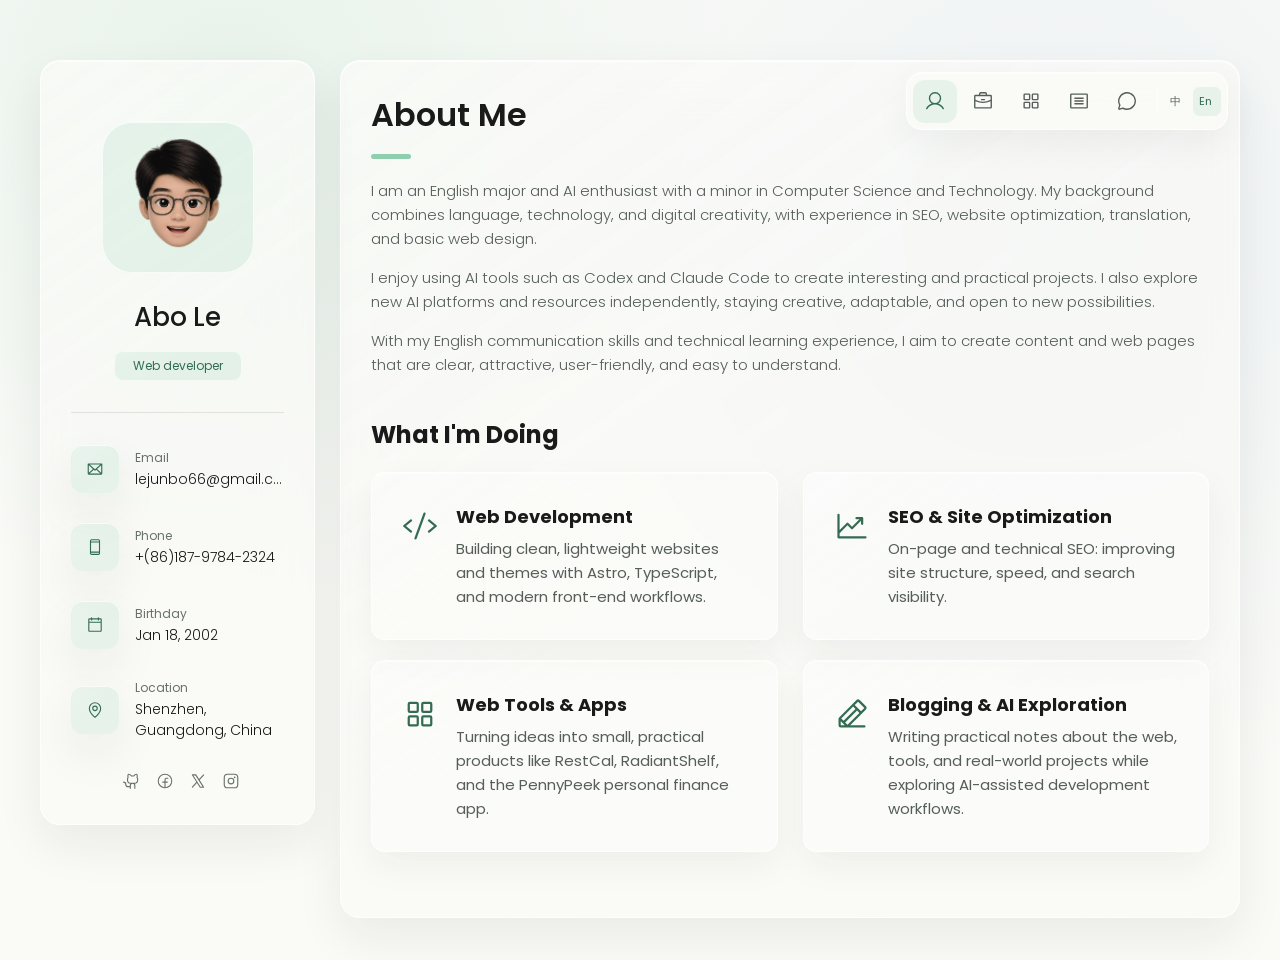
<file: index.html>
<!DOCTYPE html>
<html lang="en">

<head>
    <meta charset="UTF-8">
    <meta http-equiv="X-UA-Compatible" content="IE=edge">
    <meta name="viewport" content="width=device-width, initial-scale=1.0">
    <title>Abo Le | Web Developer</title>
    <meta name="description" content="Abo Le 的个人主页，展示 Web development、AI 工具、项目作品和技术博客。">
    <meta name="author" content="Abo Le">
    <meta name="theme-color" content="#fafaf7">
    <link rel="canonical" href="https://resume.abohack.com/">

    <meta property="og:type" content="website">
    <meta property="og:title" content="Abo Le | Web Developer">
    <meta property="og:description" content="Abo Le 的个人主页，展示 Web development、AI 工具、项目作品和技术博客。">
    <meta property="og:url" content="https://resume.abohack.com/">
    <meta property="og:image" content="https://resume.abohack.com/assets/images/my-avatar.png">

    <meta name="twitter:card" content="summary">
    <meta name="twitter:title" content="Abo Le | Web Developer">
    <meta name="twitter:description" content="Abo Le 的个人主页，展示 Web development、AI 工具、项目作品和技术博客。">
    <meta name="twitter:image" content="https://resume.abohack.com/assets/images/my-avatar.png">

    <!--
    - follow the system theme before first paint and when it changes
  -->
    <script>
        (function () {
            var preference = window.matchMedia("(prefers-color-scheme: dark)");
            function applySystemTheme() {
                var theme = preference.matches ? "dark" : "light";
                document.documentElement.setAttribute("data-theme", theme);
                document.querySelector('meta[name="theme-color"]').content = theme === "light" ? "#fafaf7" : "#1a1a1a";
            }
            applySystemTheme();
            preference.addEventListener("change", applySystemTheme);
        })();
    </script>

    <!--
    - favicon
  -->
    <link rel="icon" href="./assets/images/logo.svg" type="image/svg+xml">
    <link rel="apple-touch-icon" href="./assets/images/my-avatar.png">

    <!--
    - custom css link
  -->
    <link rel="stylesheet" href="./assets/css/style.css?v=bilingual-navbar-1">

    <!--
    - google font link
  -->
    <link rel="preconnect" href="https://fonts.googleapis.com">
    <link rel="preconnect" href="https://fonts.gstatic.com" crossorigin>
    <link href="https://fonts.googleapis.com/css2?family=Poppins:wght@300;400;500;600&display=swap" rel="stylesheet">
</head>

<body>


    <!--
    - #MAIN
  -->

    <main>

        <!--
      - #SIDEBAR
    -->

        <aside class="sidebar" data-sidebar>

            <div class="sidebar-info">

                <figure class="avatar-box">
                    <img src="./assets/images/my-avatar.png" alt="Abo Le" width="80" height="80">
                </figure>

                <div class="info-content">
                    <h1 class="name" title="Abo Le">Abo Le</h1>

                    <p class="title">Web developer</p>

                </div>

                <button class="info_more-btn" data-sidebar-btn aria-label="Show contacts">
                    <span>Show Contacts</span>

                    <svg class="ph-icon" aria-hidden="true" focusable="false" viewBox="0 0 256 256"><path d="M213.66,101.66l-80,80a8,8,0,0,1-11.32,0l-80-80A8,8,0,0,1,53.66,90.34L128,164.69l74.34-74.35a8,8,0,0,1,11.32,11.32Z"/></svg>
                </button>

            </div>

            <div class="sidebar-info_more">

                <div class="separator"></div>

                <ul class="contacts-list">

                    <li class="contact-item">

                        <div class="icon-box">
                            <svg class="ph-icon" aria-hidden="true" focusable="false" viewBox="0 0 256 256"><path d="M224,48H32a8,8,0,0,0-8,8V192a16,16,0,0,0,16,16H216a16,16,0,0,0,16-16V56A8,8,0,0,0,224,48Zm-96,85.15L52.57,64H203.43ZM98.71,128,40,181.81V74.19Zm11.84,10.85,12,11.05a8,8,0,0,0,10.82,0l12-11.05,58,53.15H52.57ZM157.29,128,216,74.18V181.82Z"/></svg>
                        </div>

                        <div class="contact-info">
                            <p class="contact-title">Email</p>

                            <a href="mailto:lejunbo66@gmail.com" class="contact-link">lejunbo66@gmail.com</a>
                        </div>

                    </li>

                    <li class="contact-item">

                        <div class="icon-box">
                            <svg class="ph-icon" aria-hidden="true" focusable="false" viewBox="0 0 256 256"><path d="M176,16H80A24,24,0,0,0,56,40V216a24,24,0,0,0,24,24h96a24,24,0,0,0,24-24V40A24,24,0,0,0,176,16ZM72,64H184V192H72Zm8-32h96a8,8,0,0,1,8,8v8H72V40A8,8,0,0,1,80,32Zm96,192H80a8,8,0,0,1-8-8v-8H184v8A8,8,0,0,1,176,224Z"/></svg>
                        </div>

                        <div class="contact-info">
                            <p class="contact-title">Phone</p>

                            <a href="tel:+8618797842324" class="contact-link">+(86)187-9784-2324</a>
                        </div>

                    </li>

                    <li class="contact-item">

                        <div class="icon-box">
                            <svg class="ph-icon" aria-hidden="true" focusable="false" viewBox="0 0 256 256"><path d="M208,32H184V24a8,8,0,0,0-16,0v8H88V24a8,8,0,0,0-16,0v8H48A16,16,0,0,0,32,48V208a16,16,0,0,0,16,16H208a16,16,0,0,0,16-16V48A16,16,0,0,0,208,32ZM72,48v8a8,8,0,0,0,16,0V48h80v8a8,8,0,0,0,16,0V48h24V80H48V48ZM208,208H48V96H208V208Z"/></svg>
                        </div>

                        <div class="contact-info">
                            <p class="contact-title">Birthday</p>

                            <time datetime="2002-01-18">Jan 18, 2002</time>
                        </div>

                    </li>

                    <li class="contact-item">

                        <div class="icon-box">
                            <svg class="ph-icon" aria-hidden="true" focusable="false" viewBox="0 0 256 256"><path d="M128,64a40,40,0,1,0,40,40A40,40,0,0,0,128,64Zm0,64a24,24,0,1,1,24-24A24,24,0,0,1,128,128Zm0-112a88.1,88.1,0,0,0-88,88c0,31.4,14.51,64.68,42,96.25a254.19,254.19,0,0,0,41.45,38.3,8,8,0,0,0,9.18,0A254.19,254.19,0,0,0,174,200.25c27.45-31.57,42-64.85,42-96.25A88.1,88.1,0,0,0,128,16Zm0,206c-16.53-13-72-60.75-72-118a72,72,0,0,1,144,0C200,161.23,144.53,209,128,222Z"/></svg>
                        </div>

                        <div class="contact-info">
                            <p class="contact-title">Location</p>

                            <address>Shenzhen, Guangdong, CN</address>
                        </div>

                    </li>

                </ul>

                <div class="separator"></div>

                <ul class="social-list">

                    <li class="social-item">
                        <a href="https://github.com/skywalker23241" class="social-link" aria-label="GitHub">
                            <svg class="ph-icon" aria-hidden="true" focusable="false" viewBox="0 0 256 256"><path d="M208.31,75.68A59.78,59.78,0,0,0,202.93,28,8,8,0,0,0,196,24a59.75,59.75,0,0,0-48,24H124A59.75,59.75,0,0,0,76,24a8,8,0,0,0-6.93,4,59.78,59.78,0,0,0-5.38,47.68A58.14,58.14,0,0,0,56,104v8a56.06,56.06,0,0,0,48.44,55.47A39.8,39.8,0,0,0,96,192v8H72a24,24,0,0,1-24-24A40,40,0,0,0,8,136a8,8,0,0,0,0,16,24,24,0,0,1,24,24,40,40,0,0,0,40,40H96v16a8,8,0,0,0,16,0V192a24,24,0,0,1,48,0v40a8,8,0,0,0,16,0V192a39.8,39.8,0,0,0-8.44-24.53A56.06,56.06,0,0,0,216,112v-8A58.14,58.14,0,0,0,208.31,75.68ZM200,112a40,40,0,0,1-40,40H112a40,40,0,0,1-40-40v-8a41.74,41.74,0,0,1,6.9-22.48A8,8,0,0,0,80,73.83a43.81,43.81,0,0,1,.79-33.58,43.88,43.88,0,0,1,32.32,20.06A8,8,0,0,0,119.82,64h32.35a8,8,0,0,0,6.74-3.69,43.87,43.87,0,0,1,32.32-20.06A43.81,43.81,0,0,1,192,73.83a8.09,8.09,0,0,0,1,7.65A41.72,41.72,0,0,1,200,104Z"/></svg>
                        </a>
                    </li>

                    <li class="social-item">
                        <a href="https://www.facebook.com/profile.php?id=100069229418154" class="social-link" aria-label="Facebook">
                            <svg class="ph-icon" aria-hidden="true" focusable="false" viewBox="0 0 256 256"><path d="M128,24A104,104,0,1,0,232,128,104.11,104.11,0,0,0,128,24Zm8,191.63V152h24a8,8,0,0,0,0-16H136V112a16,16,0,0,1,16-16h16a8,8,0,0,0,0-16H152a32,32,0,0,0-32,32v24H96a8,8,0,0,0,0,16h24v63.63a88,88,0,1,1,16,0Z"/></svg>
                        </a>
                    </li>

                    <li class="social-item">
                        <a href="https://x.com/Leonozzzzz" class="social-link" aria-label="X">
                            <svg class="ph-icon" aria-hidden="true" focusable="false" viewBox="0 0 256 256"><path d="M214.75,211.71l-62.6-98.38,61.77-67.95a8,8,0,0,0-11.84-10.76L143.24,99.34,102.75,35.71A8,8,0,0,0,96,32H48a8,8,0,0,0-6.75,12.3l62.6,98.37-61.77,68a8,8,0,1,0,11.84,10.76l58.84-64.72,40.49,63.63A8,8,0,0,0,160,224h48a8,8,0,0,0,6.75-12.29ZM164.39,208,62.57,48h29L193.43,208Z"/></svg>
                        </a>
                    </li>

                    <li class="social-item">
                        <a href="https://www.instagram.com/poe18797842324/" class="social-link" aria-label="Instagram">
                            <svg class="ph-icon" aria-hidden="true" focusable="false" viewBox="0 0 256 256"><path d="M128,80a48,48,0,1,0,48,48A48.05,48.05,0,0,0,128,80Zm0,80a32,32,0,1,1,32-32A32,32,0,0,1,128,160ZM176,24H80A56.06,56.06,0,0,0,24,80v96a56.06,56.06,0,0,0,56,56h96a56.06,56.06,0,0,0,56-56V80A56.06,56.06,0,0,0,176,24Zm40,152a40,40,0,0,1-40,40H80a40,40,0,0,1-40-40V80A40,40,0,0,1,80,40h96a40,40,0,0,1,40,40ZM192,76a12,12,0,1,1-12-12A12,12,0,0,1,192,76Z"/></svg>
                        </a>
                    </li>

                </ul>

            </div>

        </aside>





        <!--
      - #main-content
    -->

        <div class="main-content">

            <!--
        - #NAVBAR
      -->

            <nav class="navbar" aria-label="Main navigation">

                <ul class="navbar-list">

                    <li class="navbar-item">
                        <button class="navbar-link  active" aria-label="About" aria-current="page" data-nav-link="about"><svg class="ph-icon" aria-hidden="true" focusable="false" viewBox="0 0 256 256"><path d="M230.92,212c-15.23-26.33-38.7-45.21-66.09-54.16a72,72,0,1,0-73.66,0C63.78,166.78,40.31,185.66,25.08,212a8,8,0,1,0,13.85,8c18.84-32.56,52.14-52,89.07-52s70.23,19.44,89.07,52a8,8,0,1,0,13.85-8ZM72,96a56,56,0,1,1,56,56A56.06,56.06,0,0,1,72,96Z"/></svg><span>About</span></button>
                    </li>

                    <li class="navbar-item">
                        <button class="navbar-link" aria-label="Resume" data-nav-link="resume"><svg class="ph-icon" aria-hidden="true" focusable="false" viewBox="0 0 256 256"><path d="M216,56H176V48a24,24,0,0,0-24-24H104A24,24,0,0,0,80,48v8H40A16,16,0,0,0,24,72V200a16,16,0,0,0,16,16H216a16,16,0,0,0,16-16V72A16,16,0,0,0,216,56ZM96,48a8,8,0,0,1,8-8h48a8,8,0,0,1,8,8v8H96ZM216,72v41.61A184,184,0,0,1,128,136a184.07,184.07,0,0,1-88-22.38V72Zm0,128H40V131.64A200.19,200.19,0,0,0,128,152a200.25,200.25,0,0,0,88-20.37V200ZM104,112a8,8,0,0,1,8-8h32a8,8,0,0,1,0,16H112A8,8,0,0,1,104,112Z"/></svg><span>Resume</span></button>
                    </li>

                    <li class="navbar-item">
                        <button class="navbar-link" aria-label="Portfolio" data-nav-link="portfolio"><svg class="ph-icon" aria-hidden="true" focusable="false" viewBox="0 0 256 256"><path d="M104,40H56A16,16,0,0,0,40,56v48a16,16,0,0,0,16,16h48a16,16,0,0,0,16-16V56A16,16,0,0,0,104,40Zm0,64H56V56h48v48Zm96-64H152a16,16,0,0,0-16,16v48a16,16,0,0,0,16,16h48a16,16,0,0,0,16-16V56A16,16,0,0,0,200,40Zm0,64H152V56h48v48Zm-96,32H56a16,16,0,0,0-16,16v48a16,16,0,0,0,16,16h48a16,16,0,0,0,16-16V152A16,16,0,0,0,104,136Zm0,64H56V152h48v48Zm96-64H152a16,16,0,0,0-16,16v48a16,16,0,0,0,16,16h48a16,16,0,0,0,16-16V152A16,16,0,0,0,200,136Zm0,64H152V152h48v48Z"/></svg><span>Portfolio</span></button>
                    </li>

                    <li class="navbar-item">
                        <button class="navbar-link" aria-label="Blog" data-nav-link="blog"><svg class="ph-icon" aria-hidden="true" focusable="false" viewBox="0 0 256 256"><path d="M216,40H40A16,16,0,0,0,24,56V200a16,16,0,0,0,16,16H216a16,16,0,0,0,16-16V56A16,16,0,0,0,216,40Zm0,160H40V56H216V200ZM184,96a8,8,0,0,1-8,8H80a8,8,0,0,1,0-16h96A8,8,0,0,1,184,96Zm0,32a8,8,0,0,1-8,8H80a8,8,0,0,1,0-16h96A8,8,0,0,1,184,128Zm0,32a8,8,0,0,1-8,8H80a8,8,0,0,1,0-16h96A8,8,0,0,1,184,160Z"/></svg><span>Blog</span></button>
                    </li>

                    <li class="navbar-item">
                        <button class="navbar-link" aria-label="Contact" data-nav-link="contact"><svg class="ph-icon" aria-hidden="true" focusable="false" viewBox="0 0 256 256"><path d="M128,24A104,104,0,0,0,36.18,176.88L24.83,210.93a16,16,0,0,0,20.24,20.24l34.05-11.35A104,104,0,1,0,128,24Zm0,192a87.87,87.87,0,0,1-44.06-11.81,8,8,0,0,0-6.54-.67L40,216,52.47,178.6a8,8,0,0,0-.66-6.54A88,88,0,1,1,128,216Z"/></svg><span>Contact</span></button>
                    </li>


                    <li class="navbar-item">
                        <div class="language-switch" role="group" aria-label="Language / 语言">
                            <button type="button" data-language="zh" lang="zh-CN" aria-label="中文" aria-pressed="false">中</button>
                            <button type="button" data-language="en" lang="en" aria-label="English" aria-pressed="true">En</button>
                        </div>
                    </li>
                </ul>

            </nav>





            <!--
        - #ABOUT
      -->

            <article class="about  active" data-page="about">

                <header>
                    <h2 class="h2 article-title">About me</h2>
                </header>

                <section class="about-text">
                    <p>
                        I am an English major and AI enthusiast with a minor in Computer Science and Technology. My
                        background combines language, technology, and digital creativity, with experience in SEO,
                        website optimization, translation, and basic web design.
                    </p>

                    <p>
                        I enjoy using AI tools such as Codex
                        and Claude Code to create interesting and practical projects, and I am skilled at independently
                        exploring new AI platforms and resources, which helps me stay creative, adaptable, and open to
                        new possibilities.
                    </p>

                    <p>
                        With my English communication skills and technical learning experience, I aim to create content
                        and web pages that are clear, attractive, user-friendly, and easy to understand.
                    </p>
                </section>


                <!--
          - service
        -->

                <section class="service">

                    <h3 class="h3 service-title">What i'm doing</h3>

                    <ul class="service-list">

                        <li class="service-item">

                            <div class="service-icon-box">
                                <svg class="ph-icon" aria-hidden="true" focusable="false" viewBox="0 0 256 256"><path d="M69.12,94.15,28.5,128l40.62,33.85a8,8,0,1,1-10.24,12.29l-48-40a8,8,0,0,1,0-12.29l48-40a8,8,0,0,1,10.24,12.3Zm176,27.7-48-40a8,8,0,1,0-10.24,12.3L227.5,128l-40.62,33.85a8,8,0,1,0,10.24,12.29l48-40a8,8,0,0,0,0-12.29ZM162.73,32.48a8,8,0,0,0-10.25,4.79l-64,176a8,8,0,0,0,4.79,10.26A8.14,8.14,0,0,0,96,224a8,8,0,0,0,7.52-5.27l64-176A8,8,0,0,0,162.73,32.48Z"/></svg>
                            </div>

                            <div class="service-content-box">
                                <h4 class="h4 service-item-title">Web development</h4>

                                <p class="service-item-text">
                                    Building clean, lightweight websites and themes with Astro, TypeScript, and
                                    modern front-end workflows.
                                </p>
                            </div>

                        </li>

                        <li class="service-item">

                            <div class="service-icon-box">
                                <svg class="ph-icon" aria-hidden="true" focusable="false" viewBox="0 0 256 256"><path d="M232,208a8,8,0,0,1-8,8H32a8,8,0,0,1-8-8V48a8,8,0,0,1,16,0V156.69l50.34-50.35a8,8,0,0,1,11.32,0L128,132.69,180.69,80H160a8,8,0,0,1,0-16h40a8,8,0,0,1,8,8v40a8,8,0,0,1-16,0V91.31l-58.34,58.35a8,8,0,0,1-11.32,0L96,123.31l-56,56V200H224A8,8,0,0,1,232,208Z"/></svg>
                            </div>

                            <div class="service-content-box">
                                <h4 class="h4 service-item-title">SEO & site optimization</h4>

                                <p class="service-item-text">
                                    On-page and technical SEO — improving site structure, speed, and search
                                    visibility.
                                </p>
                            </div>

                        </li>

                        <li class="service-item">

                            <div class="service-icon-box">
                                <svg class="ph-icon" aria-hidden="true" focusable="false" viewBox="0 0 256 256"><path d="M104,40H56A16,16,0,0,0,40,56v48a16,16,0,0,0,16,16h48a16,16,0,0,0,16-16V56A16,16,0,0,0,104,40Zm0,64H56V56h48v48Zm96-64H152a16,16,0,0,0-16,16v48a16,16,0,0,0,16,16h48a16,16,0,0,0,16-16V56A16,16,0,0,0,200,40Zm0,64H152V56h48v48Zm-96,32H56a16,16,0,0,0-16,16v48a16,16,0,0,0,16,16h48a16,16,0,0,0,16-16V152A16,16,0,0,0,104,136Zm0,64H56V152h48v48Zm96-64H152a16,16,0,0,0-16,16v48a16,16,0,0,0,16,16h48a16,16,0,0,0,16-16V152A16,16,0,0,0,200,136Zm0,64H152V152h48v48Z"/></svg>
                            </div>

                            <div class="service-content-box">
                                <h4 class="h4 service-item-title">Web tools & apps</h4>

                                <p class="service-item-text">
                                    Turning ideas into small, practical products like RestCal, RadiantShelf, and a
                                    PennyPeek personal finance app.
                                </p>
                            </div>

                        </li>

                        <li class="service-item">

                            <div class="service-icon-box">
                                <svg class="ph-icon" aria-hidden="true" focusable="false" viewBox="0 0 256 256"><path d="M227.32,73.37,182.63,28.69a16,16,0,0,0-22.63,0L36.69,152A15.86,15.86,0,0,0,32,163.31V208a16,16,0,0,0,16,16H216a8,8,0,0,0,0-16H115.32l112-112A16,16,0,0,0,227.32,73.37ZM136,75.31,152.69,92,68,176.69,51.31,160ZM48,208V179.31L76.69,208Zm48-3.31L79.32,188,164,103.31,180.69,120Zm96-96L147.32,64l24-24L216,84.69Z"/></svg>
                            </div>

                            <div class="service-content-box">
                                <h4 class="h4 service-item-title">Blogging & AI exploration</h4>

                                <p class="service-item-text">
                                    Writing practical notes about web, tools, and real-world projects while
                                    exploring AI-assisted development workflows.
                                </p>
                            </div>

                        </li>

                    </ul>

                </section>



            </article>





            <!--
        - #RESUME
      -->

            <article class="resume" data-page="resume">

                <header>
                    <h2 class="h2 article-title">Resume</h2>
                </header>

                <section class="timeline">

                    <div class="title-wrapper">
                        <div class="icon-box">
                            <svg class="ph-icon" aria-hidden="true" focusable="false" viewBox="0 0 256 256"><path d="M251.76,88.94l-120-64a8,8,0,0,0-7.52,0l-120,64a8,8,0,0,0,0,14.12L32,117.87v48.42a15.91,15.91,0,0,0,4.06,10.65C49.16,191.53,78.51,216,128,216a130,130,0,0,0,48-8.76V240a8,8,0,0,0,16,0V199.51a115.63,115.63,0,0,0,27.94-22.57A15.91,15.91,0,0,0,224,166.29V117.87l27.76-14.81a8,8,0,0,0,0-14.12ZM128,200c-43.27,0-68.72-21.14-80-33.71V126.4l76.24,40.66a8,8,0,0,0,7.52,0L176,143.47v46.34C163.4,195.69,147.52,200,128,200Zm80-33.75a97.83,97.83,0,0,1-16,14.25V134.93l16-8.53ZM188,118.94l-.22-.13-56-29.87a8,8,0,0,0-7.52,14.12L171,128l-43,22.93L25,96,128,41.07,231,96Z"/></svg>
                        </div>

                        <h3 class="h3">Education</h3>
                    </div>

                    <ol class="timeline-list">

                        <li class="timeline-item">

                            <h4 class="h4 timeline-item-title">Nanchang Business College of Jiangxi Agricultural
                                University</h4>

                            <span>2019 — 2023</span>

                            <p class="timeline-text">As an English major, I successfully passed the CET-4 and CET-6
                                examinations, as well as the TEM-4 and TEM-8 exams, and obtained the corresponding
                                certificates. During my university years, I actively organized class activities and
                                participated in various college events as a volunteer, which helped me develop strong
                                communication, coordination, and teamwork skills.</p>

                        </li>

                        <li class="timeline-item">

                            <h4 class="h4 timeline-item-title">Nanchang Business College of Jiangxi Agricultural
                                University</h4>

                            <span>2020 — 2022</span>

                            <p class="timeline-text">
                                As a minor in Computer Science and Technology, I studied a range of practical courses,
                                including HTML webpage design, basic Photoshop operations, and simple Android
                                application development. In addition to learning the fundamental principles of computer
                                technology, I also gained hands-on experience through practical demonstrations and
                                project-based exercises guided by instructors. This interdisciplinary learning
                                experience enriched my university life and helped me develop stronger technical
                                awareness, problem-solving skills, and practical application abilities.

                            </p>

                        </li>

                        <li class="timeline-item">

                            <h4 class="h4 timeline-item-title">Linchuan No.2 Middle School</h4>

                            <span>2013 — 2019</span>

                            <p class="timeline-text">
                                During my junior and senior high school years, I focused on building a solid academic
                                foundation and developing good study habits. I actively participated in class activities
                                and maintained a positive attitude toward learning and personal growth. These
                                experiences helped me improve my communication skills, sense of responsibility, and
                                ability to work with others.
                            </p>

                        </li>

                    </ol>

                </section>

                <section class="timeline">

                    <div class="title-wrapper">
                        <div class="icon-box">
                            <svg class="ph-icon" aria-hidden="true" focusable="false" viewBox="0 0 256 256"><path d="M216,56H176V48a24,24,0,0,0-24-24H104A24,24,0,0,0,80,48v8H40A16,16,0,0,0,24,72V200a16,16,0,0,0,16,16H216a16,16,0,0,0,16-16V72A16,16,0,0,0,216,56ZM96,48a8,8,0,0,1,8-8h48a8,8,0,0,1,8,8v8H96ZM216,72v41.61A184,184,0,0,1,128,136a184.07,184.07,0,0,1-88-22.38V72Zm0,128H40V131.64A200.19,200.19,0,0,0,128,152a200.25,200.25,0,0,0,88-20.37V200ZM104,112a8,8,0,0,1,8-8h32a8,8,0,0,1,0,16H112A8,8,0,0,1,104,112Z"/></svg>
                        </div>

                        <h3 class="h3">Experience</h3>
                    </div>

                    <ol class="timeline-list">

                        <li class="timeline-item">

                            <h4 class="h4 timeline-item-title">Web Developer</h4>

                            <span>2024 — Present</span>

                            <p class="timeline-text">
                                Working on iSumsoft, I have work experience in SEO, website design optimization, and
                                translation-related tasks. My responsibilities included improving website content and
                                structure for better search engine visibility, optimizing webpage layout and user
                                experience, and translating or localizing written materials to ensure accuracy, clarity,
                                and readability.
                            </p>

                        </li>

                        <li class="timeline-item">

                            <h4 class="h4 timeline-item-title">AI enthusiast</h4>

                            <span>2025 — Forever</span>

                            <p class="timeline-text">
                                As an AI enthusiast, I enjoy exploring how artificial intelligence can be used to create
                                fun, useful, and innovative projects. I am familiar with tools such as Codex and Claude
                                Code, and I can use them to support coding, idea generation, and project development. I
                                am also good at independently discovering new AI resources and channels, which helps me
                                stay curious, adaptable, and open to emerging technologies.

                            </p>

                        </li>

                    </ol>

                </section>

                <section class="skill">

                    <h3 class="h3 skills-title">My skills</h3>

                    <ul class="skills-list content-card">

                        <li class="skills-item">

                            <div class="title-wrapper">
                                <h5 class="h5">Web design</h5>
                                <data value="70">70%</data>
                            </div>

                            <div class="skill-progress-bg">
                                <div class="skill-progress-fill" style="width: 70%;"></div>
                            </div>

                        </li>

                        <li class="skills-item">

                            <div class="title-wrapper">
                                <h5 class="h5">Graphic design</h5>
                                <data value="50">50%</data>
                            </div>

                            <div class="skill-progress-bg">
                                <div class="skill-progress-fill" style="width: 50%;"></div>
                            </div>

                        </li>

                        <li class="skills-item">

                            <div class="title-wrapper">
                                <h5 class="h5">SEO</h5>
                                <data value="80">80%</data>
                            </div>

                            <div class="skill-progress-bg">
                                <div class="skill-progress-fill" style="width: 80%;"></div>
                            </div>

                        </li>

                        <li class="skills-item">

                            <div class="title-wrapper">
                                <h5 class="h5">English Translation</h5>
                                <data value="90">90%</data>
                            </div>

                            <div class="skill-progress-bg">
                                <div class="skill-progress-fill" style="width: 90%;"></div>
                            </div>

                        </li>

                        <li class="skills-item">

                            <div class="title-wrapper">
                                <h5 class="h5">Spanish</h5>
                                <data value="10">10%</data>
                            </div>

                            <div class="skill-progress-bg">
                                <div class="skill-progress-fill" style="width: 10%;"></div>
                            </div>

                        </li>

                    </ul>

                </section>

            </article>





            <!--
        - #PORTFOLIO
      -->

            <article class="portfolio" data-page="portfolio">

                <header>
                    <h2 class="h2 article-title">Portfolio</h2>
                </header>

                <section class="projects">

                    <ul class="filter-list">

                        <li class="filter-item">
                            <button class="active" data-filter-btn="all">All</button>
                        </li>

                        <li class="filter-item">
                            <button data-filter-btn="applications">Applications</button>
                        </li>

                        <li class="filter-item">
                            <button data-filter-btn="plugins">Plugins</button>
                        </li>

                        <li class="filter-item">
                            <button data-filter-btn="web development">Web development</button>
                        </li>

                    </ul>

                    <div class="filter-select-box">

                        <button class="filter-select" data-select>

                            <div class="select-value" data-selecct-value>Select category</div>

                            <div class="select-icon">
                                <svg class="ph-icon" aria-hidden="true" focusable="false" viewBox="0 0 256 256"><path d="M213.66,101.66l-80,80a8,8,0,0,1-11.32,0l-80-80A8,8,0,0,1,53.66,90.34L128,164.69l74.34-74.35a8,8,0,0,1,11.32,11.32Z"/></svg>
                            </div>

                        </button>

                        <ul class="select-list">

                            <li class="select-item">
                                <button data-select-item="all">All</button>
                            </li>

                            <li class="select-item">
                                <button data-select-item="applications">Applications</button>
                            </li>

                            <li class="select-item">
                                <button data-select-item="plugins">Plugins</button>
                            </li>

                            <li class="select-item">
                                <button data-select-item="web development">Web development</button>
                            </li>

                        </ul>

                    </div>

                    <ul class="project-list">

                        <li class="project-item  active" data-filter-item data-category="applications">
                            <a href="https://restcal.abohack.com/" target="_blank" rel="noopener">

                                <div class="project-app-header">
                                    <div class="project-app-icon project-app-icon--restcal">
                                        <img src="./assets/images/apps/restcal.png" alt="" width="72" height="72" loading="lazy">
                                    </div>
                                    <svg class="ph-icon project-open-icon" aria-hidden="true" focusable="false" viewBox="0 0 256 256"><path d="M200,64V168a8,8,0,0,1-16,0V83.31L69.66,197.66a8,8,0,0,1-11.32-11.32L172.69,72H88a8,8,0,0,1,0-16H192A8,8,0,0,1,200,64Z"/></svg>
                                </div>

                                <h3 class="project-title">RestCal 休历</h3>
                                <p class="project-description">出勤记录、请假管理与节假日规划。</p>

                                <p class="project-category">Applications · JavaScript + PWA</p>

                            </a>
                            <a href="https://github.com/skywalker23241/restcal-abohack" class="project-github" target="_blank"
                                rel="noopener" aria-label="RestCal 的 GitHub 仓库">
                                <svg class="ph-icon" aria-hidden="true" focusable="false" viewBox="0 0 256 256"><path d="M208.31,75.68A59.78,59.78,0,0,0,202.93,28,8,8,0,0,0,196,24a59.75,59.75,0,0,0-48,24H124A59.75,59.75,0,0,0,76,24a8,8,0,0,0-6.93,4,59.78,59.78,0,0,0-5.38,47.68A58.14,58.14,0,0,0,56,104v8a56.06,56.06,0,0,0,48.44,55.47A39.8,39.8,0,0,0,96,192v8H72a24,24,0,0,1-24-24A40,40,0,0,0,8,136a8,8,0,0,0,0,16,24,24,0,0,1,24,24,40,40,0,0,0,40,40H96v16a8,8,0,0,0,16,0V192a24,24,0,0,1,48,0v40a8,8,0,0,0,16,0V192a39.8,39.8,0,0,0-8.44-24.53A56.06,56.06,0,0,0,216,112v-8A58.14,58.14,0,0,0,208.31,75.68ZM200,112a40,40,0,0,1-40,40H112a40,40,0,0,1-40-40v-8a41.74,41.74,0,0,1,6.9-22.48A8,8,0,0,0,80,73.83a43.81,43.81,0,0,1,.79-33.58,43.88,43.88,0,0,1,32.32,20.06A8,8,0,0,0,119.82,64h32.35a8,8,0,0,0,6.74-3.69,43.87,43.87,0,0,1,32.32-20.06A43.81,43.81,0,0,1,192,73.83a8.09,8.09,0,0,0,1,7.65A41.72,41.72,0,0,1,200,104Z"/></svg>
                            </a>
                        </li>

                        <li class="project-item  active" data-filter-item data-category="applications">
                            <a href="https://pennypeek.abohack.com/" target="_blank" rel="noopener">

                                <div class="project-app-header">
                                    <div class="project-app-icon project-app-icon--pennypeek">
                                        <img src="./assets/images/apps/pennypeek.svg" alt="" width="72" height="72" loading="lazy">
                                    </div>
                                    <svg class="ph-icon project-open-icon" aria-hidden="true" focusable="false" viewBox="0 0 256 256"><path d="M200,64V168a8,8,0,0,1-16,0V83.31L69.66,197.66a8,8,0,0,1-11.32-11.32L172.69,72H88a8,8,0,0,1,0-16H192A8,8,0,0,1,200,64Z"/></svg>
                                </div>

                                <h3 class="project-title">PennyPeek</h3>
                                <p class="project-description">管理日常账单、预算与储蓄目标。</p>

                                <p class="project-category">Applications · React + TypeScript</p>

                            </a>
                            <a href="https://github.com/skywalker23241/pennypeek-abohack" class="project-github"
                                target="_blank" rel="noopener" aria-label="PennyPeek 的 GitHub 仓库">
                                <svg class="ph-icon" aria-hidden="true" focusable="false" viewBox="0 0 256 256"><path d="M208.31,75.68A59.78,59.78,0,0,0,202.93,28,8,8,0,0,0,196,24a59.75,59.75,0,0,0-48,24H124A59.75,59.75,0,0,0,76,24a8,8,0,0,0-6.93,4,59.78,59.78,0,0,0-5.38,47.68A58.14,58.14,0,0,0,56,104v8a56.06,56.06,0,0,0,48.44,55.47A39.8,39.8,0,0,0,96,192v8H72a24,24,0,0,1-24-24A40,40,0,0,0,8,136a8,8,0,0,0,0,16,24,24,0,0,1,24,24,40,40,0,0,0,40,40H96v16a8,8,0,0,0,16,0V192a24,24,0,0,1,48,0v40a8,8,0,0,0,16,0V192a39.8,39.8,0,0,0-8.44-24.53A56.06,56.06,0,0,0,216,112v-8A58.14,58.14,0,0,0,208.31,75.68ZM200,112a40,40,0,0,1-40,40H112a40,40,0,0,1-40-40v-8a41.74,41.74,0,0,1,6.9-22.48A8,8,0,0,0,80,73.83a43.81,43.81,0,0,1,.79-33.58,43.88,43.88,0,0,1,32.32,20.06A8,8,0,0,0,119.82,64h32.35a8,8,0,0,0,6.74-3.69,43.87,43.87,0,0,1,32.32-20.06A43.81,43.81,0,0,1,192,73.83a8.09,8.09,0,0,0,1,7.65A41.72,41.72,0,0,1,200,104Z"/></svg>
                            </a>
                        </li>

                        <li class="project-item project-item--maintenance active" data-filter-item data-category="applications">
                            <a role="link" aria-disabled="true" tabindex="-1" title="RadiantShelf 维护中，暂时不可访问">

                                <div class="project-app-header">
                                    <div class="project-app-icon project-app-icon--radiant">
                                        <img src="./assets/images/apps/radiantshelf.png" alt="" width="72" height="72" loading="lazy">
                                    </div>
                                    <svg class="ph-icon project-open-icon" aria-hidden="true" focusable="false" viewBox="0 0 256 256"><path d="M200,64V168a8,8,0,0,1-16,0V83.31L69.66,197.66a8,8,0,0,1-11.32-11.32L172.69,72H88a8,8,0,0,1,0-16H192A8,8,0,0,1,200,64Z"/></svg>
                                </div>

                                <h3 class="project-title">RadiantShelf · 维护中</h3>
                                <p class="project-description">将 Valorant 每日商店推送到 Webhook。维护期间暂停访问。</p>

                                <p class="project-category">Applications · Python</p>
                            </a>
                            <a class="project-github" role="link" aria-disabled="true" tabindex="-1"
                                title="维护中，暂时不可用" aria-label="RadiantShelf 的 GitHub 仓库，维护中，暂时不可用">
                                <svg class="ph-icon" aria-hidden="true" focusable="false" viewBox="0 0 256 256"><path d="M208.31,75.68A59.78,59.78,0,0,0,202.93,28,8,8,0,0,0,196,24a59.75,59.75,0,0,0-48,24H124A59.75,59.75,0,0,0,76,24a8,8,0,0,0-6.93,4,59.78,59.78,0,0,0-5.38,47.68A58.14,58.14,0,0,0,56,104v8a56.06,56.06,0,0,0,48.44,55.47A39.8,39.8,0,0,0,96,192v8H72a24,24,0,0,1-24-24A40,40,0,0,0,8,136a8,8,0,0,0,0,16,24,24,0,0,1,24,24,40,40,0,0,0,40,40H96v16a8,8,0,0,0,16,0V192a24,24,0,0,1,48,0v40a8,8,0,0,0,16,0V192a39.8,39.8,0,0,0-8.44-24.53A56.06,56.06,0,0,0,216,112v-8A58.14,58.14,0,0,0,208.31,75.68ZM200,112a40,40,0,0,1-40,40H112a40,40,0,0,1-40-40v-8a41.74,41.74,0,0,1,6.9-22.48A8,8,0,0,0,80,73.83a43.81,43.81,0,0,1,.79-33.58,43.88,43.88,0,0,1,32.32,20.06A8,8,0,0,0,119.82,64h32.35a8,8,0,0,0,6.74-3.69,43.87,43.87,0,0,1,32.32-20.06A43.81,43.81,0,0,1,192,73.83a8.09,8.09,0,0,0,1,7.65A41.72,41.72,0,0,1,200,104Z"/></svg>
                            </a>
                        </li>

                        <li class="project-item  active" data-filter-item data-category="plugins">
                            <a href="https://github.com/amnweb/yasb/wiki/(Widget)-Codex-Usage" target="_blank" rel="noopener">

                                <div class="project-app-header">
                                    <div class="project-app-icon project-app-icon--yasb">
                                        <img src="./assets/images/apps/yasb.png" alt="" width="72" height="72" loading="lazy">
                                    </div>
                                    <svg class="ph-icon project-open-icon" aria-hidden="true" focusable="false" viewBox="0 0 256 256"><path d="M200,64V168a8,8,0,0,1-16,0V83.31L69.66,197.66a8,8,0,0,1-11.32-11.32L172.69,72H88a8,8,0,0,1,0-16H192A8,8,0,0,1,200,64Z"/></svg>
                                </div>

                                <h3 class="project-title">YASB · Codex Usage</h3>
                                <p class="project-description">在状态栏查看 Codex 额度、Token 用量与重置时间。</p>
                                <p class="project-category">Plugins · Python</p>
                            </a>
                            <a href="https://github.com/amnweb/yasb/blob/main/src/core/widgets/yasb/codex_usage.py" class="project-github"
                                target="_blank" rel="noopener" aria-label="查看 Codex Usage 插件的 GitHub 源码">
                                <svg class="ph-icon" aria-hidden="true" focusable="false" viewBox="0 0 256 256"><path d="M208.31,75.68A59.78,59.78,0,0,0,202.93,28,8,8,0,0,0,196,24a59.75,59.75,0,0,0-48,24H124A59.75,59.75,0,0,0,76,24a8,8,0,0,0-6.93,4,59.78,59.78,0,0,0-5.38,47.68A58.14,58.14,0,0,0,56,104v8a56.06,56.06,0,0,0,48.44,55.47A39.8,39.8,0,0,0,96,192v8H72a24,24,0,0,1-24-24A40,40,0,0,0,8,136a8,8,0,0,0,0,16,24,24,0,0,1,24,24,40,40,0,0,0,40,40H96v16a8,8,0,0,0,16,0V192a24,24,0,0,1,48,0v40a8,8,0,0,0,16,0V192a39.8,39.8,0,0,0-8.44-24.53A56.06,56.06,0,0,0,216,112v-8A58.14,58.14,0,0,0,208.31,75.68ZM200,112a40,40,0,0,1-40,40H112a40,40,0,0,1-40-40v-8a41.74,41.74,0,0,1,6.9-22.48A8,8,0,0,0,80,73.83a43.81,43.81,0,0,1,.79-33.58,43.88,43.88,0,0,1,32.32,20.06A8,8,0,0,0,119.82,64h32.35a8,8,0,0,0,6.74-3.69,43.87,43.87,0,0,1,32.32-20.06A43.81,43.81,0,0,1,192,73.83a8.09,8.09,0,0,0,1,7.65A41.72,41.72,0,0,1,200,104Z"/></svg>
                            </a>
                        </li>

                        <li class="project-item  active" data-filter-item data-category="web development">
                            <a href="https://status.abohack.com/" target="_blank" rel="noopener">

                                <div class="project-app-header">
                                    <div class="project-app-icon project-app-icon--status">
                                        <img src="./assets/images/apps/status.svg" alt="" width="72" height="72" loading="lazy">
                                    </div>
                                    <svg class="ph-icon project-open-icon" aria-hidden="true" focusable="false" viewBox="0 0 256 256"><path d="M200,64V168a8,8,0,0,1-16,0V83.31L69.66,197.66a8,8,0,0,1-11.32-11.32L172.69,72H88a8,8,0,0,1,0-16H192A8,8,0,0,1,200,64Z"/></svg>
                                </div>

                                <h3 class="project-title">Abo's Status</h3>
                                <p class="project-description">个人服务监测站，展示可用性、响应时间与事件历史。</p>

                                <p class="project-category">Web development · Next.js + Cloudflare</p>

                            </a>
                            <a href="https://github.com/skywalker23241/status-abohack" class="project-github"
                                target="_blank" rel="noopener" aria-label="Abo's Status 的 GitHub 仓库">
                                <svg class="ph-icon" aria-hidden="true" focusable="false" viewBox="0 0 256 256"><path d="M208.31,75.68A59.78,59.78,0,0,0,202.93,28,8,8,0,0,0,196,24a59.75,59.75,0,0,0-48,24H124A59.75,59.75,0,0,0,76,24a8,8,0,0,0-6.93,4,59.78,59.78,0,0,0-5.38,47.68A58.14,58.14,0,0,0,56,104v8a56.06,56.06,0,0,0,48.44,55.47A39.8,39.8,0,0,0,96,192v8H72a24,24,0,0,1-24-24A40,40,0,0,0,8,136a8,8,0,0,0,0,16,24,24,0,0,1,24,24,40,40,0,0,0,40,40H96v16a8,8,0,0,0,16,0V192a24,24,0,0,1,48,0v40a8,8,0,0,0,16,0V192a39.8,39.8,0,0,0-8.44-24.53A56.06,56.06,0,0,0,216,112v-8A58.14,58.14,0,0,0,208.31,75.68ZM200,112a40,40,0,0,1-40,40H112a40,40,0,0,1-40-40v-8a41.74,41.74,0,0,1,6.9-22.48A8,8,0,0,0,80,73.83a43.81,43.81,0,0,1,.79-33.58,43.88,43.88,0,0,1,32.32,20.06A8,8,0,0,0,119.82,64h32.35a8,8,0,0,0,6.74-3.69,43.87,43.87,0,0,1,32.32-20.06A43.81,43.81,0,0,1,192,73.83a8.09,8.09,0,0,0,1,7.65A41.72,41.72,0,0,1,200,104Z"/></svg>
                            </a>
                        </li>

                        <li class="project-item  active" data-filter-item data-category="web development">
                            <a href="https://blog-temple.abohack.com/" target="_blank" rel="noopener">

                                <div class="project-app-header">
                                    <div class="project-app-icon project-app-icon--astro">
                                        <img src="./assets/images/apps/astro-blog.png" alt="" width="72" height="72" loading="lazy">
                                    </div>
                                    <svg class="ph-icon project-open-icon" aria-hidden="true" focusable="false" viewBox="0 0 256 256"><path d="M200,64V168a8,8,0,0,1-16,0V83.31L69.66,197.66a8,8,0,0,1-11.32-11.32L172.69,72H88a8,8,0,0,1,0-16H192A8,8,0,0,1,200,64Z"/></svg>
                                </div>

                                <h3 class="project-title">Abo Astro Blog Theme</h3>
                                <p class="project-description">用 Astro 打造轻量、简洁的个人博客。</p>

                                <p class="project-category">Web development · Astro</p>

                            </a>
                            <a href="https://github.com/skywalker23241/abo-astro-blog-theme" class="project-github"
                                target="_blank" rel="noopener" aria-label="Abo Astro Blog Theme 的 GitHub 仓库">
                                <svg class="ph-icon" aria-hidden="true" focusable="false" viewBox="0 0 256 256"><path d="M208.31,75.68A59.78,59.78,0,0,0,202.93,28,8,8,0,0,0,196,24a59.75,59.75,0,0,0-48,24H124A59.75,59.75,0,0,0,76,24a8,8,0,0,0-6.93,4,59.78,59.78,0,0,0-5.38,47.68A58.14,58.14,0,0,0,56,104v8a56.06,56.06,0,0,0,48.44,55.47A39.8,39.8,0,0,0,96,192v8H72a24,24,0,0,1-24-24A40,40,0,0,0,8,136a8,8,0,0,0,0,16,24,24,0,0,1,24,24,40,40,0,0,0,40,40H96v16a8,8,0,0,0,16,0V192a24,24,0,0,1,48,0v40a8,8,0,0,0,16,0V192a39.8,39.8,0,0,0-8.44-24.53A56.06,56.06,0,0,0,216,112v-8A58.14,58.14,0,0,0,208.31,75.68ZM200,112a40,40,0,0,1-40,40H112a40,40,0,0,1-40-40v-8a41.74,41.74,0,0,1,6.9-22.48A8,8,0,0,0,80,73.83a43.81,43.81,0,0,1,.79-33.58,43.88,43.88,0,0,1,32.32,20.06A8,8,0,0,0,119.82,64h32.35a8,8,0,0,0,6.74-3.69,43.87,43.87,0,0,1,32.32-20.06A43.81,43.81,0,0,1,192,73.83a8.09,8.09,0,0,0,1,7.65A41.72,41.72,0,0,1,200,104Z"/></svg>
                            </a>
                        </li>
                    </ul>
                </section>

            </article>





            <!--
        - #BLOG
      -->

            <article class="blog" data-page="blog">

                <header>
                    <h2 class="h2 article-title">Blog</h2>
                </header>

                <section class="blog-posts">

                    <ul class="blog-posts-list">

                        <!-- BLOG_POSTS_START -->
                        <li class="blog-post-item">
                            <a href="https://blog.abohack.com/the-worst-piece-of-advice" target="_blank" rel="noopener noreferrer">
                                <div class="blog-card-top">
                                    <div class="blog-icon-box"><svg class="ph-icon" viewBox="0 0 256 256" aria-hidden="true" focusable="false"><path d="M216,40H40A16,16,0,0,0,24,56V200a16,16,0,0,0,16,16H216a16,16,0,0,0,16-16V56A16,16,0,0,0,216,40Zm0,160H40V56H216V200ZM184,96a8,8,0,0,1-8,8H80a8,8,0,0,1,0-16h96A8,8,0,0,1,184,96Zm0,32a8,8,0,0,1-8,8H80a8,8,0,0,1,0-16h96A8,8,0,0,1,184,128Zm0,32a8,8,0,0,1-8,8H80a8,8,0,0,1,0-16h96A8,8,0,0,1,184,160Z"/></svg></div>
                                    <span class="blog-category">生活</span>
                                    <svg class="ph-icon blog-open-icon" viewBox="0 0 256 256" aria-hidden="true" focusable="false"><path d="M200,64V168a8,8,0,0,1-16,0V83.31L69.66,197.66a8,8,0,0,1-11.32-11.32L172.69,72H88a8,8,0,0,1,0-16H192A8,8,0,0,1,200,64Z"/></svg>
                                </div>
                                <h3 class="blog-item-title">What is the worst piece of advice you have personally received?</h3>
                                <time class="blog-date" datetime="2026-11-17">2026-11-17</time>
                            </a>
                        </li>

                        <li class="blog-post-item">
                            <a href="https://blog.abohack.com/life-at-one-percent-battery" target="_blank" rel="noopener noreferrer">
                                <div class="blog-card-top">
                                    <div class="blog-icon-box"><svg class="ph-icon" viewBox="0 0 256 256" aria-hidden="true" focusable="false"><path d="M216,40H40A16,16,0,0,0,24,56V200a16,16,0,0,0,16,16H216a16,16,0,0,0,16-16V56A16,16,0,0,0,216,40Zm0,160H40V56H216V200ZM184,96a8,8,0,0,1-8,8H80a8,8,0,0,1,0-16h96A8,8,0,0,1,184,96Zm0,32a8,8,0,0,1-8,8H80a8,8,0,0,1,0-16h96A8,8,0,0,1,184,128Zm0,32a8,8,0,0,1-8,8H80a8,8,0,0,1,0-16h96A8,8,0,0,1,184,160Z"/></svg></div>
                                    <span class="blog-category">生活</span>
                                    <svg class="ph-icon blog-open-icon" viewBox="0 0 256 256" aria-hidden="true" focusable="false"><path d="M200,64V168a8,8,0,0,1-16,0V83.31L69.66,197.66a8,8,0,0,1-11.32-11.32L172.69,72H88a8,8,0,0,1,0-16H192A8,8,0,0,1,200,64Z"/></svg>
                                </div>
                                <h3 class="blog-item-title">当生活只剩 1% 的电量</h3>
                                <time class="blog-date" datetime="2026-10-08">2026-10-08</time>
                            </a>
                        </li>

                        <li class="blog-post-item">
                            <a href="https://blog.abohack.com/yasb-codex-usage-open-source-pr" target="_blank" rel="noopener noreferrer">
                                <div class="blog-card-top">
                                    <div class="blog-icon-box"><svg class="ph-icon" viewBox="0 0 256 256" aria-hidden="true" focusable="false"><path d="M216,40H40A16,16,0,0,0,24,56V200a16,16,0,0,0,16,16H216a16,16,0,0,0,16-16V56A16,16,0,0,0,216,40Zm0,160H40V56H216V200ZM184,96a8,8,0,0,1-8,8H80a8,8,0,0,1,0-16h96A8,8,0,0,1,184,96Zm0,32a8,8,0,0,1-8,8H80a8,8,0,0,1,0-16h96A8,8,0,0,1,184,128Zm0,32a8,8,0,0,1-8,8H80a8,8,0,0,1,0-16h96A8,8,0,0,1,184,160Z"/></svg></div>
                                    <span class="blog-category">开源</span>
                                    <svg class="ph-icon blog-open-icon" viewBox="0 0 256 256" aria-hidden="true" focusable="false"><path d="M200,64V168a8,8,0,0,1-16,0V83.31L69.66,197.66a8,8,0,0,1-11.32-11.32L172.69,72H88a8,8,0,0,1,0-16H192A8,8,0,0,1,200,64Z"/></svg>
                                </div>
                                <h3 class="blog-item-title">YASB Codex Usage Widget</h3>
                                <time class="blog-date" datetime="2026-08-25">2026-08-25</time>
                            </a>
                        </li>

                        <li class="blog-post-item">
                            <a href="https://blog.abohack.com/new-router-for-my-home" target="_blank" rel="noopener noreferrer">
                                <div class="blog-card-top">
                                    <div class="blog-icon-box"><svg class="ph-icon" viewBox="0 0 256 256" aria-hidden="true" focusable="false"><path d="M216,40H40A16,16,0,0,0,24,56V200a16,16,0,0,0,16,16H216a16,16,0,0,0,16-16V56A16,16,0,0,0,216,40Zm0,160H40V56H216V200ZM184,96a8,8,0,0,1-8,8H80a8,8,0,0,1,0-16h96A8,8,0,0,1,184,96Zm0,32a8,8,0,0,1-8,8H80a8,8,0,0,1,0-16h96A8,8,0,0,1,184,128Zm0,32a8,8,0,0,1-8,8H80a8,8,0,0,1,0-16h96A8,8,0,0,1,184,160Z"/></svg></div>
                                    <span class="blog-category">配置</span>
                                    <svg class="ph-icon blog-open-icon" viewBox="0 0 256 256" aria-hidden="true" focusable="false"><path d="M200,64V168a8,8,0,0,1-16,0V83.31L69.66,197.66a8,8,0,0,1-11.32-11.32L172.69,72H88a8,8,0,0,1,0-16H192A8,8,0,0,1,200,64Z"/></svg>
                                </div>
                                <h3 class="blog-item-title">TPlink路由器设置</h3>
                                <time class="blog-date" datetime="2026-08-11">2026-08-11</time>
                            </a>
                        </li>
                        <!-- BLOG_POSTS_END -->

                    </ul>

                </section>

            </article>





            <!--
        - #CONTACT
      -->

            <article class="contact" data-page="contact">

                <header>
                    <h2 class="h2 article-title">Contact</h2>
                </header>

                <section class="mapbox" data-mapbox>
                    <figure>
                        <iframe
                            src="https://www.google.com/maps?q=Shenzhen%2C%20Guangdong%2C%20China&z=11&hl=en&output=embed"
                            width="400" height="300" loading="lazy" title="Map of Shenzhen, Guangdong, China"></iframe>
                    </figure>
                </section>

                <section class="contact-form">

                    <h3 class="h3 form-title">Contact Form</h3>

                    <form action="https://formspree.io/f/xwvjnndg" method="POST" class="form" data-form>

                        <div class="input-wrapper">
                            <input type="text" name="fullname" class="form-input" placeholder="Full name" required
                                data-form-input>

                            <input type="email" name="email" class="form-input" placeholder="Email address" required
                                data-form-input>
                        </div>

                        <textarea name="message" class="form-input" placeholder="Your Message" required
                            data-form-input></textarea>

                        <p class="form-status" data-form-status hidden></p>

                        <button class="form-btn" type="submit" disabled data-form-btn>
                            <svg class="ph-icon" aria-hidden="true" focusable="false" viewBox="0 0 256 256"><path d="M227.32,28.68a16,16,0,0,0-15.66-4.08l-.15,0L19.57,82.84a16,16,0,0,0-2.49,29.8L102,154l41.3,84.87A15.86,15.86,0,0,0,157.74,248q.69,0,1.38-.06a15.88,15.88,0,0,0,14-11.51l58.2-191.94c0-.05,0-.1,0-.15A16,16,0,0,0,227.32,28.68ZM157.83,231.85l-.05.14,0-.07-40.06-82.3,48-48a8,8,0,0,0-11.31-11.31l-48,48L24.08,98.25l-.07,0,.14,0L216,40Z"/></svg>
                            <span>Send Message</span>
                        </button>

                    </form>

                </section>

            </article>

        </div>

    </main>






    <!--
    - custom js link
  -->
    <script src="./assets/js/i18n.js?v=1"></script>
    <script src="./assets/js/script.js?v=bilingual-1"></script>


</body>

</html>
</file>
<file: assets/css/style.css>
/*-----------------------------------*\
  #style.css
\*-----------------------------------*/


/**
 * copyright 2022 @codewithsadee
 */





/*-----------------------------------*\
  #CUSTOM PROPERTY
\*-----------------------------------*/

:root {

  /**
   * colors
   */

  /* gradient */

  --bg-gradient-onyx: linear-gradient(145deg, var(--glass-sheen), transparent 65%);
  --bg-gradient-jet: linear-gradient(145deg, var(--glass-sheen), transparent 50%);
  --bg-gradient-yellow-1: var(--accent-soft);
  --bg-gradient-yellow-2: var(--glass-surface-strong);
  --border-gradient-onyx: var(--glass-border);
  --text-gradient-yellow: linear-gradient(110deg, var(--accent), var(--accent));

  /* solid */

  --jet: rgba(255, 255, 255, 0.12);
  --onyx: var(--accent-soft);
  --eerie-black-1: #252a29;
  --eerie-black-2: #252a29;
  --smoky-black: #1a1a1a;
  --white-1: #e8e8e8;
  --white-2: #e8e8e8;
  --orange-yellow-crayola: var(--accent-ink);
  --vegas-gold: var(--accent-ink);
  --light-gray: #b9bfbc;
  --light-gray-70: #a0a6a3;
  --bittersweet-shimmer: hsl(0, 43%, 51%);

  /* themed extras */
  /* Same palette and ambient glass as blog.abohack.com. */
  --accent: #d2be98;
  --accent-ink: #d2be98;
  --accent-soft: rgba(210, 190, 152, 0.12);
  --ambient-mint: rgba(92, 174, 139, 0.16);
  --ambient-blue: rgba(104, 145, 183, 0.17);
  --glass-surface: rgba(37, 42, 41, 0.52);
  --glass-surface-strong: rgba(37, 42, 41, 0.88);
  --glass-border: rgba(255, 255, 255, 0.13);
  --glass-sheen: rgba(255, 255, 255, 0.06);
  --glass-highlight: inset 0 1px 0 rgba(255, 255, 255, 0.14);
  --icon-accent: var(--accent-ink);
  --navbar-bg: var(--glass-surface-strong);

  /**
   * typography
   */

  /* font-family */
  --ff-poppins: 'Poppins', 'Noto Sans SC', 'PingFang SC', 'Microsoft YaHei', sans-serif;

  /* font-size */
  --fs-1: 24px;
  --fs-2: 18px;
  --fs-3: 17px;
  --fs-4: 16px;
  --fs-5: 15px;
  --fs-6: 14px;
  --fs-7: 13px;
  --fs-8: 11px;

  /* font-weight */
  --fw-300: 300;
  --fw-400: 400;
  --fw-500: 500;
  --fw-600: 600;

  /**
   * shadow
   */
  
  --shadow-1: var(--glass-highlight), 0 20px 50px rgba(0, 0, 0, 0.22);
  --shadow-2: var(--glass-highlight), 0 12px 30px rgba(0, 0, 0, 0.13);
  --shadow-3: var(--shadow-2);
  --shadow-4: var(--shadow-2);
  --shadow-5: var(--shadow-1);

  /**
   * transition
   */

  --transition-1: 0.25s ease;
  --transition-2: 0.5s ease-in-out;

}

:root { color-scheme: dark; }


/**
 * light theme
 * html[data-theme="light"] outranks the :root overrides
 * inside the media queries further down
 */

html[data-theme="light"] {

  color-scheme: light;

  --jet: rgba(26, 26, 26, 0.1);
  --eerie-black-1: #f0f0ea;
  --eerie-black-2: #fafaf7;
  --smoky-black: #fafaf7;
  --white-1: #1a1a1a;
  --white-2: #1a1a1a;
  --light-gray: #555e59;
  --light-gray-70: #68716b;
  --accent: #8fcfb0;
  --accent-ink: #346c52;
  --accent-soft: rgba(143, 207, 176, 0.18);
  --ambient-mint: rgba(143, 207, 176, 0.18);
  --ambient-blue: rgba(172, 201, 226, 0.16);
  --glass-surface: rgba(250, 250, 247, 0.72);
  --glass-surface-strong: rgba(250, 250, 247, 0.9);
  --glass-border: rgba(255, 255, 255, 0.7);
  --glass-sheen: rgba(255, 255, 255, 0.18);
  --glass-highlight: inset 0 1px 0 rgba(255, 255, 255, 0.72);
  --shadow-1: var(--glass-highlight), 0 20px 48px rgba(26, 26, 26, 0.07);
  --shadow-2: var(--glass-highlight), 0 14px 36px rgba(26, 26, 26, 0.05);

}

html[data-theme="light"] .mapbox iframe { filter: grayscale(1); }

html[data-theme="light"] .select-item button:hover { --eerie-black-2: hsl(0, 0%, 94%); }

html[data-theme="light"] body::-webkit-scrollbar-thumb {
  background: hsla(0, 0%, 0%, 0.15);
  box-shadow: none;
}

html[data-theme="light"] body::-webkit-scrollbar-thumb:hover { background: hsla(0, 0%, 0%, 0.25); }





/*-----------------------------------*\
  #RESET
\*-----------------------------------*/

*, *::before, *::after {
  margin: 0;
  padding: 0;
  box-sizing: border-box;
}

a { text-decoration: none; }

li { list-style: none; }

img, svg, a, button, time, span { display: block; }

button {
  font: inherit;
  background: none;
  border: none;
  text-align: left;
  cursor: pointer;
}

input, textarea {
  display: block;
  width: 100%;
  background: none;
  font: inherit;
}

::selection {
  background: var(--accent-soft);
  color: var(--white-2);
}

:focus { outline-color: var(--orange-yellow-crayola); }

html { font-family: var(--ff-poppins); }

body {
  min-height: 100vh;
  background-color: var(--smoky-black);
  background-image:
    radial-gradient(circle at 18% 11%, var(--ambient-mint), transparent 32rem),
    radial-gradient(circle at 82% 26%, var(--ambient-blue), transparent 36rem);
  background-attachment: fixed;
  transition: background var(--transition-1);
}

:focus-visible {
  outline: 2px solid var(--accent-ink);
  outline-offset: 4px;
}





/*-----------------------------------*\
  #REUSED STYLE
\*-----------------------------------*/

.sidebar,
article {
  background: linear-gradient(145deg, var(--glass-sheen), transparent 50%), var(--glass-surface);
  border: 1px solid var(--glass-border);
  border-radius: 20px;
  padding: 15px;
  box-shadow: var(--shadow-1);
  z-index: 1;
  -webkit-backdrop-filter: blur(24px) saturate(125%);
  backdrop-filter: blur(24px) saturate(125%);
}

.separator {
  width: 100%;
  height: 1px;
  background: var(--jet);
  margin: 16px 0;
}

.icon-box {
  position: relative;
  background: var(--accent-soft);
  width: 30px;
  height: 30px;
  border-radius: 8px;
  display: flex;
  justify-content: center;
  align-items: center;
  font-size: 16px;
  color: var(--icon-accent);
  box-shadow: var(--shadow-1);
  z-index: 1;
}

.icon-box::before {
  content: "";
  position: absolute;
  inset: 1px;
  background: var(--bg-gradient-jet);
  border-radius: inherit;
  z-index: -1;
}

.ph-icon {
  width: 1em;
  height: 1em;
  fill: currentColor;
  flex-shrink: 0;
}

article { display: none; }

article.active {
  display: block;
  animation: fade 0.5s ease backwards;
}

@keyframes fade {
  0% { opacity: 0; }
  100% { opacity: 1; }
}

.h2,
.h3,
.h4,
.h5 {
  color: var(--white-2);
  text-transform: capitalize;
}

.h2 { font-size: var(--fs-1); }

.h3 { font-size: var(--fs-2); }

.h4 { font-size: var(--fs-4); }

.h5 {
  font-size: var(--fs-7);
  font-weight: var(--fw-500);
}

.article-title {
  position: relative;
  padding-bottom: 7px;
}

.article-title::after {
  content: "";
  position: absolute;
  bottom: 0;
  left: 0;
  width: 30px;
  height: 3px;
  background: var(--text-gradient-yellow);
  border-radius: 3px;
}

.content-card {
  position: relative;
  background: var(--glass-sheen);
  border: 1px solid var(--glass-border);
  padding: 15px;
  padding-top: 45px;
  border-radius: 14px;
  box-shadow: var(--shadow-2);
  cursor: pointer;
  z-index: 1;
}

.content-card::before {
  content: "";
  position: absolute;
  inset: 1px;
  background: var(--bg-gradient-jet);
  border-radius: inherit;
  z-index: -1;
}





/*-----------------------------------*\
  #MAIN
\*-----------------------------------*/

main {
  margin: 15px 12px;
  margin-bottom: 75px;
  min-width: 259px;
}





/*-----------------------------------*\
  #SIDEBAR
\*-----------------------------------*/

.sidebar {
  margin-bottom: 15px;
  max-height: 112px;
  overflow: hidden;
  transition: var(--transition-2);
}

.sidebar.active { max-height: 405px; }

.sidebar-info {
  position: relative;
  display: flex;
  justify-content: flex-start;
  align-items: center;
  gap: 15px;
}

.avatar-box {
  position: relative;
  flex-shrink: 0;
  background: var(--accent-soft);
  border: 1px solid var(--glass-border);
  box-shadow: var(--glass-highlight);
  border-radius: 20px;
  overflow: hidden;
}

.avatar-box > img {
  display: block;
  height: auto;
}

.language-switch {
  display: inline-flex;
  align-items: center;
  gap: 1px;
  margin-left: 4px;
  padding-left: 6px;
  border-left: 1px solid var(--glass-border);
}

.language-switch button {
  min-width: 28px;
  min-height: 30px;
  padding: 4px 6px;
  border-radius: 7px;
  color: var(--light-gray);
  font: inherit;
  font-size: 11px;
}

.language-switch button[aria-pressed="true"] {
  color: var(--accent-ink);
  background: var(--accent-soft);
  box-shadow: var(--glass-highlight);
}

.language-switch button:is(:hover, :focus-visible) { color: var(--accent-ink); }

.info-content .name {
  color: var(--white-2);
  font-size: var(--fs-3);
  font-weight: var(--fw-500);
  letter-spacing: -0.25px;
  margin-bottom: 10px;
}

.info-content .title {
  color: var(--accent-ink);
  background: var(--onyx);
  font-size: var(--fs-8);
  font-weight: var(--fw-400);
  width: max-content;
  padding: 3px 12px;
  border-radius: 8px;
}

.info_more-btn {
  position: absolute;
  top: -15px;
  right: -15px;
  border-radius: 0 15px;
  font-size: 13px;
  color: var(--icon-accent);
  background: var(--border-gradient-onyx);
  padding: 10px;
  box-shadow: var(--shadow-2);
  transition: var(--transition-1);
  z-index: 1;
}

.info_more-btn::before {
  content: "";
  position: absolute;
  inset: 1px;
  border-radius: inherit;
  background: var(--bg-gradient-jet);
  transition: var(--transition-1);
  z-index: -1;
}

.info_more-btn:hover,
.info_more-btn:focus { background: var(--bg-gradient-yellow-1); }

.info_more-btn:hover::before,
.info_more-btn:focus::before { background: var(--bg-gradient-yellow-2); }

.info_more-btn span { display: none; }

.sidebar-info_more {
  opacity: 0;
  visibility: hidden;
  transition: var(--transition-2);
}

.sidebar.active .sidebar-info_more {
  opacity: 1;
  visibility: visible;
}

.contacts-list {
  display: grid;
  grid-template-columns: 1fr;
  gap: 16px;
}

.contact-item {
  min-width: 100%;
  display: flex;
  align-items: center;
  gap: 16px;
}

.contact-info {
  max-width: calc(100% - 46px);
  width: calc(100% - 46px);
}

.contact-title {
  color: var(--light-gray-70);
  font-size: var(--fs-8);
  margin-bottom: 2px;
}

.contact-info :is(.contact-link, time, address) {
  color: var(--white-2);
  font-size: var(--fs-7);
}

.contact-info address { font-style: normal; }

.social-list {
  display: flex;
  justify-content: flex-start;
  align-items: center;
  gap: 15px;
  padding-bottom: 4px;
  padding-left: 7px;
}

.social-item .social-link {
  color: var(--light-gray-70);
  font-size: 18px;
}


.social-item .social-link:hover { color: var(--light-gray); }





/*-----------------------------------*\
  #NAVBAR
\*-----------------------------------*/

.navbar {
  position: fixed;
  bottom: max(12px, env(safe-area-inset-bottom));
  left: 12px;
  width: calc(100% - 24px);
  background: var(--navbar-bg);
  -webkit-backdrop-filter: blur(24px) saturate(140%);
  backdrop-filter: blur(24px) saturate(140%);
  border: 1px solid var(--glass-border);
  border-radius: 18px;
  box-shadow: var(--shadow-2);
  z-index: 5;
}

.navbar-list {
  display: flex;
  justify-content: center;
  align-items: center;
  padding: 6px;
  gap: 2px;
}

.navbar-link {
  position: relative;
  width: 44px;
  height: 44px;
  display: flex;
  align-items: center;
  justify-content: center;
  gap: 0;
  color: var(--light-gray);
  font-size: var(--fs-8);
  padding: 0;
  border-radius: 12px;
  transition: color var(--transition-1), background-color var(--transition-1);
}

.navbar-link:hover,
.navbar-link:focus-visible { color: var(--accent-ink); background: var(--accent-soft); }

.navbar-link.active {
  color: var(--accent-ink);
  background: var(--accent-soft);
  box-shadow: var(--glass-highlight);
}

.navbar-link > .ph-icon { font-size: 22px; }
.navbar-link > span { display: none; }

@media (min-width: 768px) {
  .navbar-link > span {
    display: block;
    position: absolute;
    bottom: calc(100% + 12px);
    left: 50%;
    transform: translate(-50%, 4px);
    padding: 7px 12px;
    border: 1px solid var(--jet);
    border-radius: 9px;
    background: var(--glass-surface-strong);
    color: var(--white-2);
    box-shadow: var(--shadow-2);
    font-size: 12px;
    font-weight: var(--fw-400);
    line-height: 1.5;
    white-space: nowrap;
    pointer-events: none;
    opacity: 0;
    visibility: hidden;
    transition: opacity var(--transition-1), transform var(--transition-1), visibility var(--transition-1);
  }

  .navbar-link:is(:hover, :focus-visible) > span {
    opacity: 1;
    visibility: visible;
    transform: translate(-50%, 0);
  }
}

@media (min-width: 1024px) {
  .navbar-link > span {
    top: calc(100% + 12px);
    bottom: auto;
  }
}

/*-----------------------------------*\
  #ABOUT
\*-----------------------------------*/

.about .article-title { margin-bottom: 15px; }

.about-text {
  color: var(--light-gray);
  font-size: var(--fs-6);
  font-weight: var(--fw-300);
  line-height: 1.6;
}

.about-text p { margin-bottom: 15px; }



/**
 * #service 
 */

.service { margin-bottom: 35px; }

.service-title { margin-bottom: 20px; }

.service-list {
  display: grid;
  grid-template-columns: 1fr;
  gap: 20px;
}

.service-item {
  position: relative;
  background: var(--glass-sheen);
  border: 1px solid var(--glass-border);
  padding: 20px;
  border-radius: 14px;
  box-shadow: var(--shadow-2);
  z-index: 1;
}

.service-item::before {
  content: "";
  position: absolute;
  inset: 1px;
  background: var(--bg-gradient-jet);
  border-radius: inherit;
  z-index: -1;
}

.service-icon-box {
  display: flex;
  justify-content: center;
  flex-shrink: 0;
  margin-bottom: 10px;
}

.service-icon-box .ph-icon {
  font-size: 36px;
  color: var(--icon-accent);
}

.service-content-box { text-align: center; }

.service-item-title { margin-bottom: 7px; }

.service-item-text {
  color: var(--light-gray);
  font-size: var(--fs-6);
  font-weight: var(--fw-3);
  line-height: 1.6;
}





/*-----------------------------------*\
  #RESUME
\*-----------------------------------*/

.article-title { margin-bottom: 30px; }


/**
 * education and experience 
 */

.timeline { margin-bottom: 30px; }

.timeline .title-wrapper {
  display: flex;
  align-items: center;
  gap: 15px;
  margin-bottom: 25px;
}

.timeline-list {
  font-size: var(--fs-6);
  margin-left: 45px;
}

.timeline-item { position: relative; }

.timeline-item:not(:last-child) { margin-bottom: 20px; }

.timeline-item-title {
  font-size: var(--fs-6);
  line-height: 1.3;
  margin-bottom: 7px;
}

.timeline-list span {
  color: var(--vegas-gold);
  font-weight: var(--fw-400);
  line-height: 1.6;
}

.timeline-item:not(:last-child)::before {
  content: "";
  position: absolute;
  top: -25px;
  left: -30px;
  width: 1px;
  height: calc(100% + 50px);
  background: var(--jet);
}

.timeline-item::after {
  content: "";
  position: absolute;
  top: 5px;
  left: -33px;
  height: 6px;
  width: 6px;
  background: var(--text-gradient-yellow);
  border-radius: 50%;
  box-shadow: 0 0 0 4px var(--jet);
}

.timeline-text {
  color: var(--light-gray);
  font-weight: var(--fw-300);
  line-height: 1.6;
}


/**
 * skills 
 */

.skills-title { margin-bottom: 20px; }

.skills-list { padding: 20px; }


.skills-item:not(:last-child) { margin-bottom: 15px; }

.skill .title-wrapper {
  display: flex;
  align-items: center;
  gap: 5px;
  margin-bottom: 8px;
}

.skill .title-wrapper data {
  color: var(--light-gray);
  font-size: var(--fs-7);
  font-weight: var(--fw-300);
}

.skill-progress-bg {
  background: var(--jet);
  width: 100%;
  height: 8px;
  border-radius: 10px;
}

.skill-progress-fill {
  background: var(--text-gradient-yellow);
  height: 100%;
  border-radius: inherit;
}





/*-----------------------------------*\
  #PORTFOLIO
\*-----------------------------------*/

.filter-list { display: none; }

.filter-select-box {
  position: relative;
  margin-bottom: 25px;
}

.filter-select {
  background: var(--eerie-black-2);
  color: var(--light-gray);
  display: flex;
  justify-content: space-between;
  align-items: center;
  width: 100%;
  padding: 12px 16px;
  border: 1px solid var(--jet);
  border-radius: 14px;
  font-size: var(--fs-6);
  font-weight: var(--fw-300);
}

.filter-select.active .select-icon { transform: rotate(0.5turn); }

.select-list {
  background: var(--eerie-black-2);
  position: absolute;
  top: calc(100% + 6px);
  width: 100%;
  padding: 6px;
  border: 1px solid var(--jet);
  border-radius: 14px;
  z-index: 2;
  opacity: 0;
  visibility: hidden;
  pointer-events: none;
  transition: 0.15s ease-in-out;
}

.filter-select.active + .select-list {
  opacity: 1;
  visibility: visible;
  pointer-events: all;
}

.select-item button {
  background: var(--eerie-black-2);
  color: var(--light-gray);
  font-size: var(--fs-6);
  font-weight: var(--fw-300);
  text-transform: capitalize;
  width: 100%;
  padding: 8px 10px;
  border-radius: 8px;
}

.select-item button:hover { --eerie-black-2: hsl(240, 2%, 20%); }

.project-list {
  display: grid;
  grid-template-columns: 1fr;
  gap: 30px;
  margin-bottom: 10px;
}

.project-item { display: none; }

.project-item.active {
  display: block;
  animation: scaleUp 0.25s ease forwards;
}

@keyframes scaleUp {
  0% { transform: scale(0.5); }
  100% { transform: scale(1); }
}

/* Application cards use the original icons, stored locally. */
.project-item {
  position: relative;
  min-width: 0;
  border: 1px solid var(--jet);
  border-radius: 18px;
  background: var(--glass-surface);
  box-shadow: var(--glass-highlight);
  transition: border-color var(--transition-1), box-shadow var(--transition-1);
}

.project-item:not(.project-item--maintenance):is(:hover, :focus-within) {
  border-color: var(--accent-ink);
  box-shadow: var(--shadow-2);
}

.project-item > a:first-child {
  height: 100%;
  padding: 22px;
  border-radius: inherit;
}

.project-app-header {
  display: flex;
  align-items: flex-start;
  justify-content: space-between;
  gap: 16px;
  margin-bottom: 20px;
}

.project-app-icon {
  width: 80px;
  height: 80px;
  padding: 4px;
  display: grid;
  place-items: center;
  border-radius: 22px;
  background: var(--app-tint, var(--accent-soft));
  box-shadow: var(--glass-highlight), 0 6px 16px rgba(0, 0, 0, 0.08);
  transition: transform var(--transition-1);
}

.project-app-icon--restcal { --app-tint: rgba(91, 161, 240, 0.15); }
.project-app-icon--pennypeek { --app-tint: rgba(71, 123, 102, 0.15); }
.project-app-icon--yasb { --app-tint: rgba(118, 133, 248, 0.15); }
.project-app-icon--radiant { --app-tint: rgba(248, 88, 112, 0.15); }
.project-app-icon--status { --app-tint: rgba(53, 105, 79, 0.15); }
.project-app-icon--astro { --app-tint: rgba(171, 118, 225, 0.15); }

.project-app-icon img {
  width: 72px;
  height: 72px;
  object-fit: contain;
  border-radius: 18px;
}

.project-open-icon {
  margin-top: 3px;
  font-size: 20px;
  color: var(--light-gray-70);
  transition: color var(--transition-1), transform var(--transition-1);
}

.project-item > a[href]:first-child:is(:hover, :focus-visible) .project-app-icon { transform: translateY(-3px); }
.project-item > a[href]:first-child:is(:hover, :focus-visible) .project-open-icon {
  color: var(--accent-ink);
  transform: translate(2px, -2px);
}

.project-title {
  color: var(--white-2);
  font-size: var(--fs-5);
  font-weight: var(--fw-500);
  line-height: 1.5;
  min-height: 3em;
  margin-bottom: 8px;
}

.project-description {
  min-height: 3.6em;
  margin-bottom: 20px;
  color: var(--light-gray);
  font-size: var(--fs-7);
  line-height: 1.8;
}

.project-category {
  padding-right: 36px;
  color: var(--light-gray-70);
  font-size: var(--fs-8);
  line-height: 1.7;
  min-height: 3.4em;
}

.project-item > a.project-github {
  position: absolute;
  bottom: 20px;
  right: 16px;
  width: 36px;
  height: 36px;
  display: flex;
  align-items: center;
  justify-content: center;
  border: 1px solid var(--jet);
  border-radius: 10px;
  font-size: 20px;
  background: var(--glass-surface-strong);
  color: var(--light-gray);
  transition: var(--transition-1);
}

.project-item > a.project-github[href]:is(:hover, :focus-visible) {
  background: var(--accent-soft);
  color: var(--accent-ink);
}

.project-item--maintenance { opacity: .65; }
.project-item--maintenance a { cursor: default; }
.project-item--maintenance .project-open-icon { display: none; }



/*-----------------------------------*\
  #BLOG
\*-----------------------------------*/

.blog-posts { margin-bottom: 10px; }

.blog-posts-list {
  display: grid;
  grid-template-columns: 1fr;
  gap: 20px;
}

.blog-post-item > a {
  display: flex;
  flex-direction: column;
  gap: 18px;
  height: 100%;
  min-height: 200px;
  padding: 24px;
  border: 1px solid var(--jet);
  border-radius: 16px;
  background: var(--glass-surface);
  box-shadow: var(--glass-highlight);
  transition: border-color var(--transition-1), background var(--transition-1);
}

.blog-post-item > a:is(:hover, :focus-visible) {
  border-color: var(--accent-ink);
  background: var(--accent-soft);
}

.blog-card-top {
  display: flex;
  align-items: center;
  gap: 12px;
}

.blog-icon-box {
  display: grid;
  place-items: center;
  width: 38px;
  height: 38px;
  flex-shrink: 0;
  border-radius: 11px;
  color: var(--accent-ink);
  background: var(--accent-soft);
  font-size: 21px;
}

.blog-category {
  flex: 1;
  color: var(--accent-ink);
  font-size: var(--fs-7);
}

.blog-open-icon {
  color: var(--light-gray-70);
  font-size: 19px;
  transition: color var(--transition-1), transform var(--transition-1);
}

.blog-item-title {
  color: var(--white-2);
  font-size: var(--fs-2);
  font-weight: var(--fw-500);
  line-height: 1.65;
  overflow-wrap: anywhere;
  transition: color var(--transition-1);
}

.blog-post-item > a:is(:hover, :focus-visible) .blog-item-title { color: var(--accent-ink); }
.blog-post-item > a:is(:hover, :focus-visible) .blog-open-icon {
  color: var(--accent-ink);
  transform: translate(2px, -2px);
}

.blog-date {
  margin-top: auto;
  color: var(--light-gray-70);
  font-size: var(--fs-7);
}



/*-----------------------------------*\
  #CONTACT
\*-----------------------------------*/

.mapbox {
  position: relative;
  height: 250px;
  width: 100%;
  border-radius: 16px;
  margin-bottom: 30px;
  border: 1px solid var(--jet);
  overflow: hidden;
}

.mapbox figure { height: 100%; }

.mapbox iframe {
  width: 100%;
  height: 100%;
  border: none;
  filter: grayscale(1) invert(1);
}

.contact-form { margin-bottom: 10px; }

.form-title { margin-bottom: 20px; }

.input-wrapper {
  display: grid;
  grid-template-columns: 1fr;
  gap: 25px;
  margin-bottom: 25px;
}

.form-input {
  color: var(--white-2);
  font-size: var(--fs-6);
  font-weight: var(--fw-400);
  padding: 13px 20px;
  border: 1px solid var(--jet);
  border-radius: 14px;
  background: var(--glass-sheen);
  box-shadow: var(--glass-highlight);
  outline: none;
}

.form-input::placeholder { font-weight: var(--fw-500); }

.form-input:focus { border-color: var(--orange-yellow-crayola); }

textarea.form-input {
  min-height: 100px;
  height: 120px;
  max-height: 200px;
  resize: vertical;
  margin-bottom: 25px;
}

textarea.form-input::-webkit-resizer { display: none; }

.form-input:focus:invalid { border-color: var(--bittersweet-shimmer); }

.form-status {
  font-size: var(--fs-6);
  font-weight: var(--fw-400);
  text-align: center;
  margin-bottom: 25px;
}

.form-status.success { color: hsl(145, 55%, 42%); }

.form-status.error { color: var(--bittersweet-shimmer); }

.form-btn {
  position: relative;
  width: 100%;
  background: var(--border-gradient-onyx);
  color: var(--icon-accent);
  display: flex;
  justify-content: center;
  align-items: center;
  gap: 10px;
  padding: 13px 20px;
  border-radius: 14px;
  font-size: var(--fs-6);
  text-transform: capitalize;
  box-shadow: var(--shadow-3);
  z-index: 1;
  transition: var(--transition-1);
}

.form-btn::before {
  content: "";
  position: absolute;
  inset: 1px;
  background: var(--bg-gradient-jet);
  border-radius: inherit;
  z-index: -1;
  transition: var(--transition-1);
}

.form-btn .ph-icon { font-size: 16px; }

.form-btn:hover { background: var(--bg-gradient-yellow-1); }

.form-btn:hover::before { background: var(--bg-gradient-yellow-2); }

.form-btn:disabled {
  opacity: 0.7;
  cursor: not-allowed;
}

.form-btn:disabled:hover { background: var(--border-gradient-onyx); }

.form-btn:disabled:hover::before { background: var(--bg-gradient-jet); }





/*-----------------------------------*\
  #RESPONSIVE
\*-----------------------------------*/

/**
 * responsive larger than 580px screen
 */

@media (min-width: 580px) {

  /**
   * CUSTOM PROPERTY
   */

  :root {

    /**
     * typography
     */

    --fs-1: 32px;
    --fs-2: 24px;
    --fs-3: 26px;
    --fs-4: 18px;
    --fs-6: 15px;
    --fs-7: 15px;
    --fs-8: 12px;

  }



  /**
   * #REUSED STYLE
   */

  .sidebar, article {
    width: 520px;
    margin-inline: auto;
    padding: 30px;
  }

  .article-title {
    font-weight: var(--fw-600);
    padding-bottom: 15px;
  }

  .article-title::after {
    width: 40px;
    height: 5px;
  }

  .icon-box {
    width: 48px;
    height: 48px;
    border-radius: 12px;
    font-size: 18px;
  }



  /**
   * #MAIN
   */

  main {
    margin-top: 60px;
    margin-bottom: 100px;
  }



  /**
   * #SIDEBAR
   */

  .sidebar {
    max-height: 180px;
    margin-bottom: 30px;
  }

  .sidebar.active { max-height: 584px; }

  .sidebar-info { gap: 25px; }

  .avatar-box { border-radius: 30px; }

  .avatar-box img { width: 120px; }

  .info-content .name { margin-bottom: 15px; }

  .info-content .title { padding: 5px 18px; }

  .info_more-btn {
    top: -30px;
    right: -30px;
    padding: 10px 15px;
  }

  .info_more-btn span {
    display: block;
    font-size: var(--fs-8);
  }

  .info_more-btn .ph-icon { display: none; }

  .separator { margin: 32px 0; }

  .contacts-list { gap: 20px; }

  .contact-info {
    max-width: calc(100% - 64px);
    width: calc(100% - 64px);
  }



  /**
   * #NAVBAR
   */

  .navbar { border-radius: 18px; }

  .navbar-list { gap: 8px; }

  .navbar-link { --fs-8: 14px; }



  /**
   * #ABOUT
   */

  .about .article-title { margin-bottom: 20px; }

  .about-text { margin-bottom: 40px; }

  /* service */

  .service-item {
    display: flex;
    justify-content: flex-start;
    align-items: flex-start;
    gap: 18px;
    padding: 30px;
  }

  .service-icon-box {
    margin-bottom: 0;
    margin-top: 5px;
  }

  .service-content-box { text-align: left; }


  .content-card {
    padding: 30px;
    padding-top: 25px;
  }




  /**
   * #RESUME
   */

  .timeline-list { margin-left: 65px; }

  .timeline-item:not(:last-child)::before { left: -40px; }

  .timeline-item::after {
    height: 8px;
    width: 8px;
    left: -43px;
  }

  .skills-item:not(:last-child) { margin-bottom: 25px; }



  /**
   * #PORTFOLIO, BLOG
   */

  .blog-posts-list { gap: 30px; }





  /**
   * #CONTACT
   */

  .mapbox {
    height: 380px;
    border-radius: 18px;
  }

  .input-wrapper {
    gap: 30px;
    margin-bottom: 30px;
  }

  .form-input { padding: 15px 20px; }

  textarea.form-input { margin-bottom: 30px; }

  .form-btn {
    --fs-6: 16px;
    padding: 16px 20px;
  }

  .form-btn .ph-icon { font-size: 18px; }

}





/**
 * responsive larger than 768px screen
 */

@media (min-width: 768px) {

  /**
   * REUSED STYLE
   */

  .sidebar, article { width: 700px; }



  /**
   * SIDEBAR
   */

  .contacts-list {
    grid-template-columns: 1fr 1fr;
    gap: 30px 15px;
  }



  /**
   * NAVBAR
   */

  .navbar-link { --fs-8: 15px; }




  /**
   * PORTFOLIO
   */

  .article-title { padding-bottom: 20px; }

  .filter-select-box { display: none; }

  .filter-list {
    display: flex;
    justify-content: flex-start;
    align-items: center;
    gap: 25px;
    padding-left: 5px;
    margin-bottom: 30px;
  }

  .filter-item button {
    color: var(--light-gray);
    font-size: var(--fs-5);
    transition: var(--transition-1);
  }

  .filter-item button:hover { color: var(--light-gray-70); }

  .filter-item button.active { color: var(--orange-yellow-crayola); }

  /* portfolio and blog grid */

  .project-list, .blog-posts-list { grid-template-columns: 1fr 1fr; }



  /**
   * CONTACT
   */

  .input-wrapper { grid-template-columns: 1fr 1fr; }

  .form-btn {
    width: max-content;
    margin-left: auto;
  }
  
}





/**
 * responsive larger than 1024px screen
 */

@media (min-width: 1024px) {

  /**
   * CUSTOM PROPERTY
   */

  :root {

    /**
    * shadow
    */

    --shadow-1: -4px 8px 24px hsla(0, 0%, 0%, 0.125);
    --shadow-2: 0 16px 30px hsla(0, 0%, 0%, 0.125);
    --shadow-3: 0 16px 40px hsla(0, 0%, 0%, 0.125);

  }



  /**
   * REUSED STYLE
   */

  .sidebar, article {
    width: 950px;
    box-shadow: var(--shadow-5);
  }



  /**
   * MAIN 
   */

  main { margin-bottom: 60px; }

  .main-content {
    position: relative;
    width: max-content;
    margin: auto;
  }



  /**
   * NAVBAR
   */

  .navbar {
    position: absolute;
    bottom: auto;
    top: 12px;
    left: auto;
    right: 12px;
    width: max-content;
    border-radius: 16px;
    padding: 0;
    box-shadow: var(--shadow-2);
  }

  .navbar-list {
    gap: 4px;
    padding: 6px;
  }

  .navbar-link { font-weight: var(--fw-500); }



  /**
   * ABOUT
   */

  /* service */

  .service-list {
    grid-template-columns: 1fr 1fr;
    gap: 20px 25px;
  }



  /**
   * PORTFOLIO
   */

  .project-list { grid-template-columns: repeat(3, minmax(0, 1fr)); gap: 20px; }



  /**
   * BLOG
   */

}





/**
 * responsive larger than 1250px screen
 */

@media (min-width: 1250px) {

  /**
   * RESET
   */

  body::-webkit-scrollbar { width: 20px; }

  body::-webkit-scrollbar-track { background: var(--smoky-black); }

  body::-webkit-scrollbar-thumb {
    border: 5px solid var(--smoky-black);
    background: hsla(0, 0%, 100%, 0.1);
    border-radius: 20px;
    box-shadow: inset 1px 1px 0 hsla(0, 0%, 100%, 0.11),
                inset -1px -1px 0 hsla(0, 0%, 100%, 0.11);
  }

  body::-webkit-scrollbar-thumb:hover { background: hsla(0, 0%, 100%, 0.15); }

  body::-webkit-scrollbar-button { height: 60px; }



  /**
   * REUSED STYLE
   */

  .sidebar, article { width: auto; }

  article { min-height: 100%; }



  /**
   * MAIN
   */

  main {
    max-width: 1200px;
    margin-inline: auto;
    display: flex;
    justify-content: center;
    align-items: stretch;
    gap: 25px;
  }

  .main-content {
    min-width: 75%;
    width: 75%;
    margin: 0;
  }



  /**
   * SIDEBAR
   */

  .sidebar {
    position: sticky;
    top: 60px;
    max-height: max-content;
    height: 100%;
    margin-bottom: 0;
    padding-top: 60px;
    z-index: 1;
  }

  .sidebar-info { flex-direction: column; }

  .avatar-box img { width: 150px; }

  .info-content .name {
    white-space: nowrap;
    text-align: center;
  }

  .info-content .title { margin: auto; }

  .info_more-btn { display: none; }

  .sidebar-info_more {
    opacity: 1;
    visibility: visible;
  }

  .contacts-list { grid-template-columns: 1fr; }

  .contact-info :is(.contact-link) {
    white-space: nowrap;
    overflow: hidden;
    text-overflow: ellipsis;
  }

  .contact-info :is(.contact-link, time, address) {
    --fs-7: 14px;
    font-weight: var(--fw-300);
  }

  .separator:last-of-type {
    margin: 15px 0;
    opacity: 0;
  }

  .social-list { justify-content: center; }



  /**
	 * RESUME
	 */

  .timeline-text { max-width: 700px; }

}

/* Keep glass readable on browsers without backdrop blur. */
@supports not ((backdrop-filter: blur(1px)) or (-webkit-backdrop-filter: blur(1px))) {
  .sidebar, article, .navbar { background: var(--eerie-black-2); }
}

@media (max-width: 580px) {
  body {
    background-attachment: scroll;
    background-image:
      radial-gradient(circle at 0 8%, var(--ambient-mint), transparent 20rem),
      radial-gradient(circle at 100% 24%, var(--ambient-blue), transparent 23rem);
  }

  main { margin-bottom: calc(90px + env(safe-area-inset-bottom)); }

  .project-title, .project-description { min-height: 0; }

}

/* Compact icon navigation for phones. Labels remain available to screen readers. */
@media (max-width: 767px) {
  .navbar {
    left: 50%;
    width: min(344px, calc(100% - 16px));
    transform: translateX(-50%);
    border-radius: 20px;
  }

  .navbar-list {
    display: grid;
    grid-template-columns: repeat(5, minmax(0, 1fr)) auto;
    gap: 0;
    padding: 6px;
  }

  .navbar-link {
    width: 100%;
    min-width: 44px;
    height: 44px;
    padding: 0;
    gap: 0;
    border-radius: 14px;
  }

  .navbar-link > span { display: none; }
  .navbar-link > .ph-icon { font-size: 22px; }
}

@media (prefers-reduced-motion: reduce) {
  *, *::before, *::after {
    animation: none !important;
    transition: none !important;
    scroll-behavior: auto !important;
  }
}
</file>
